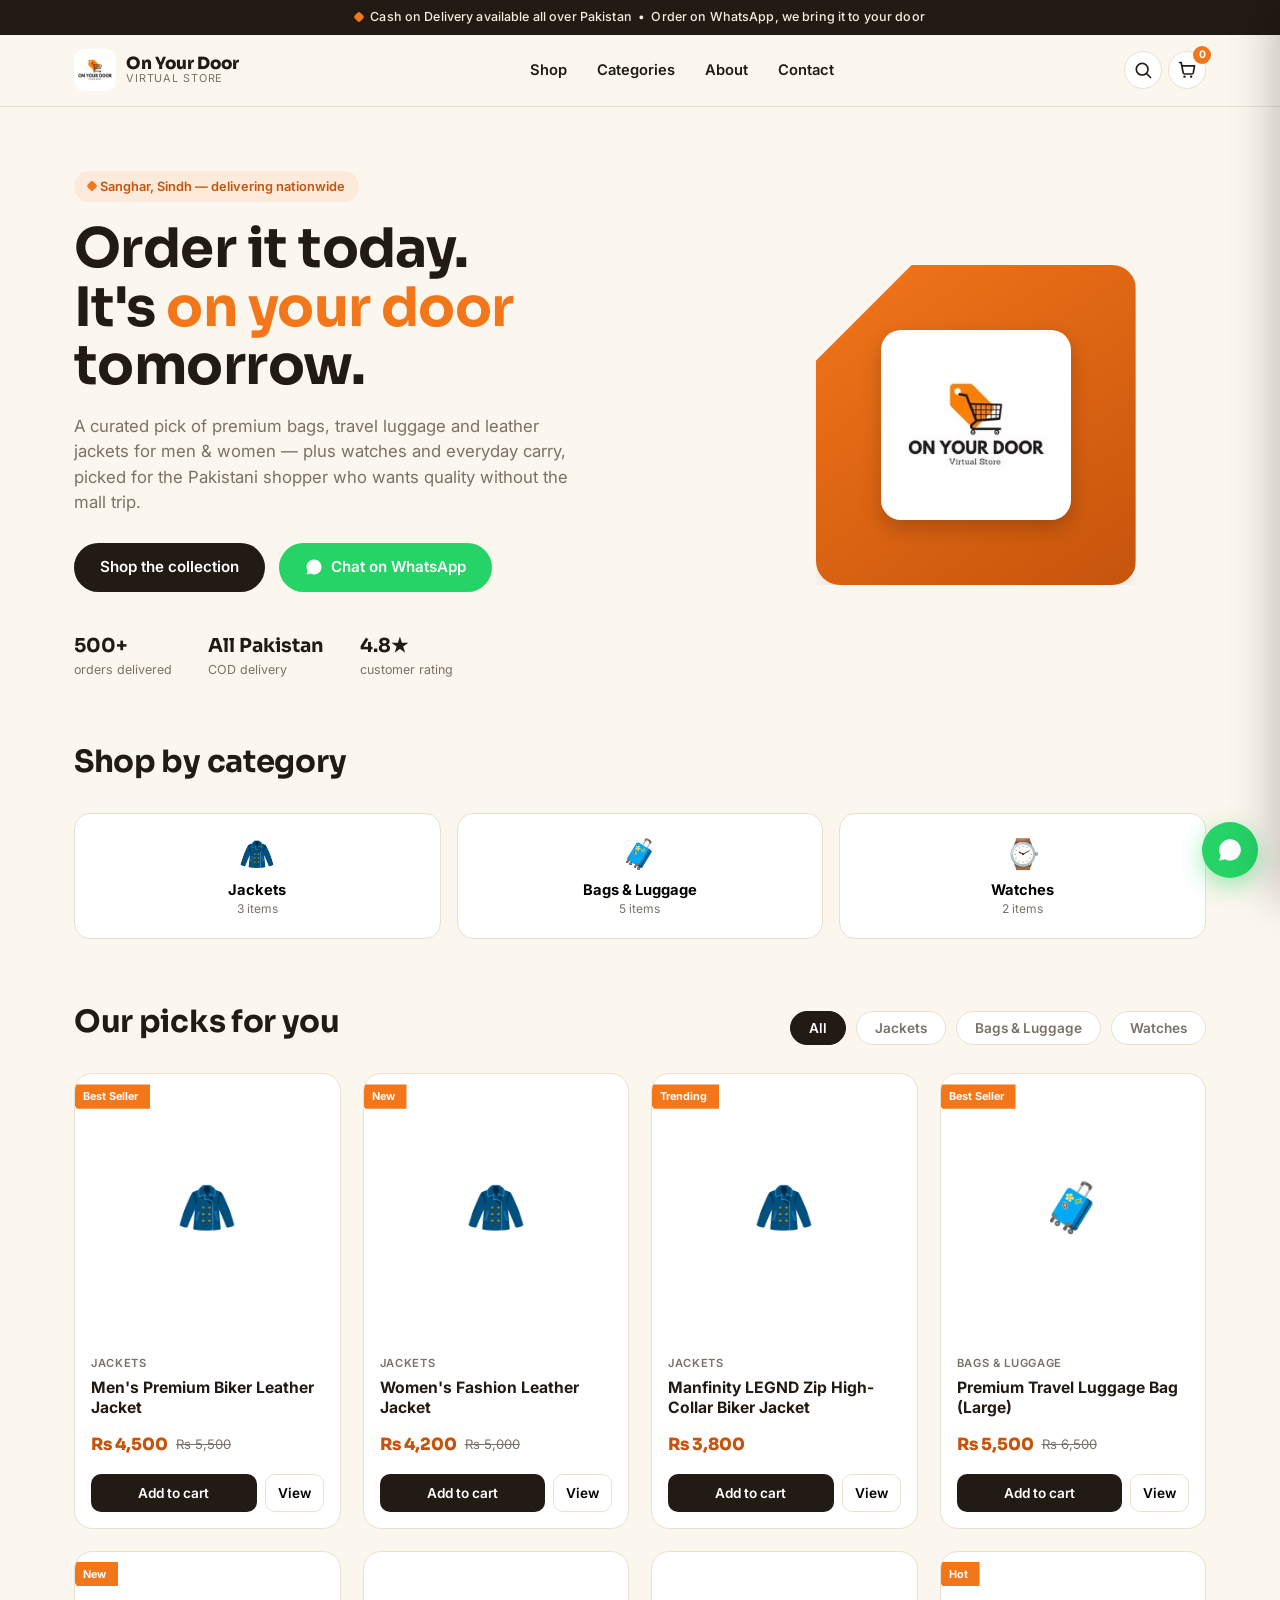
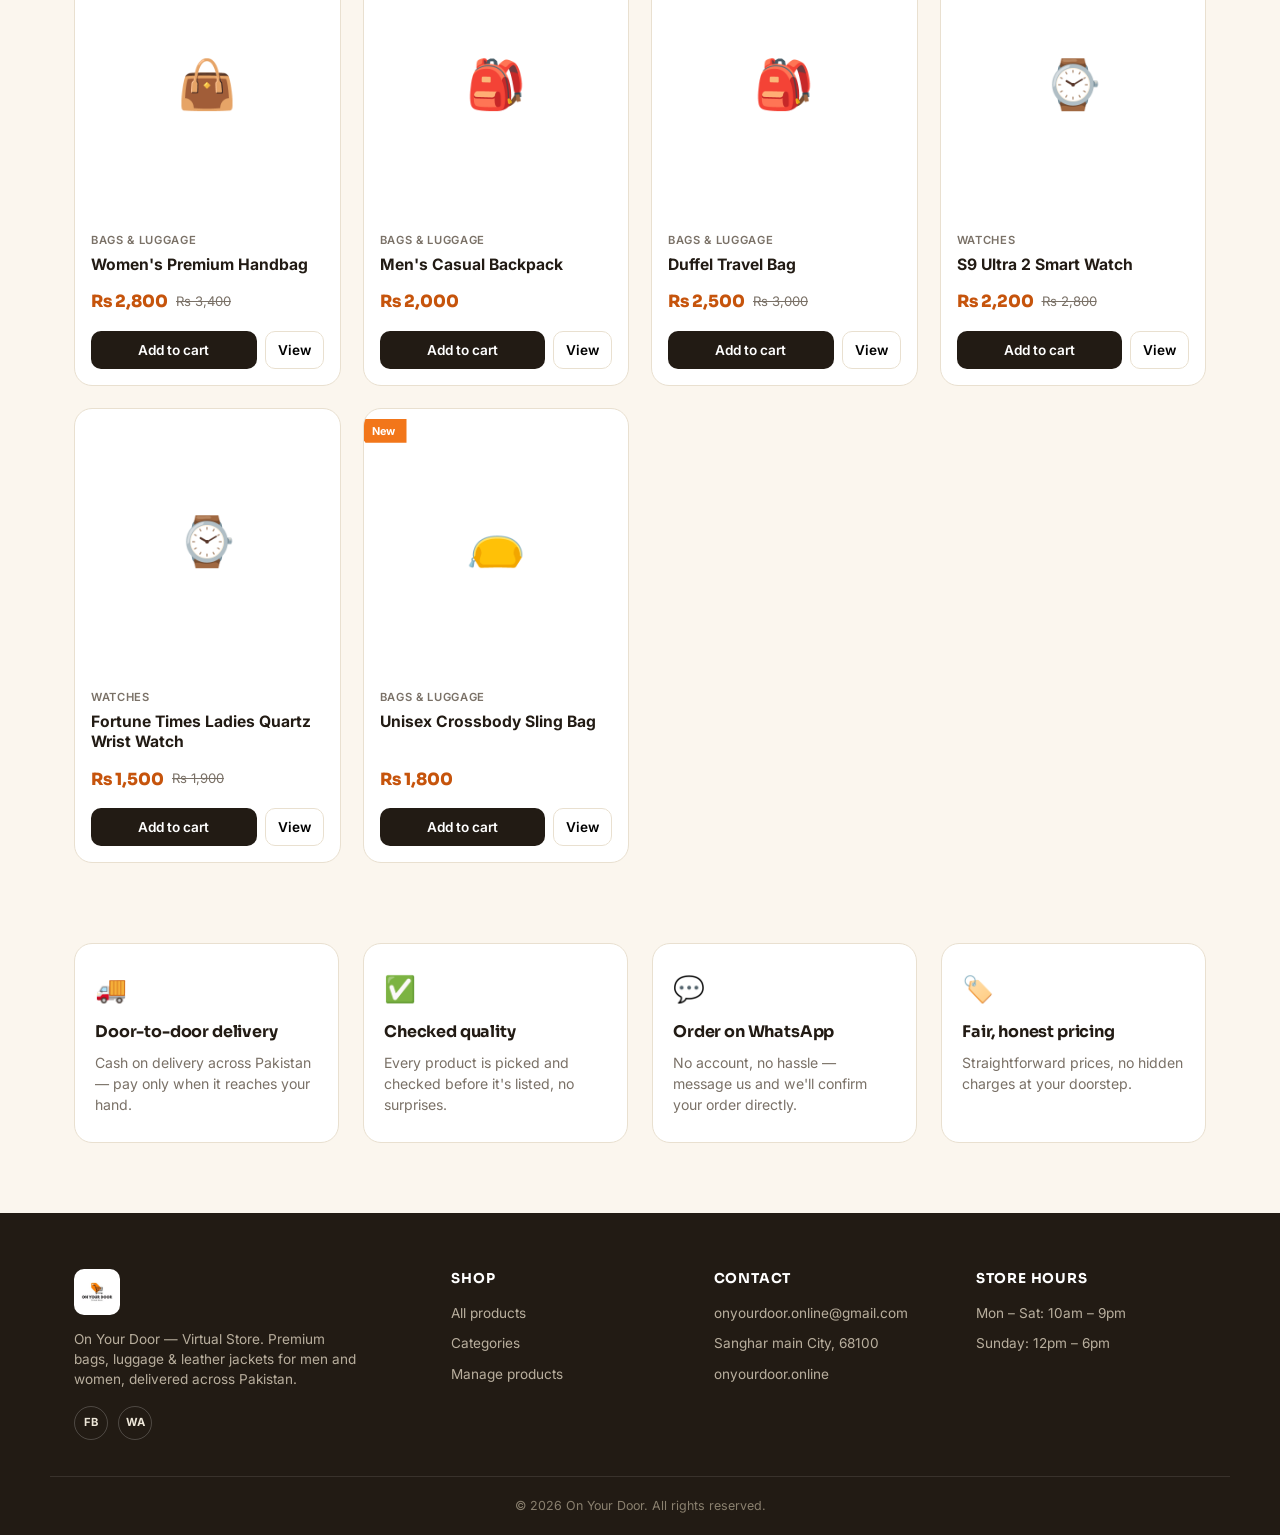
<file: index.html>
<!DOCTYPE html>
<html lang="en">
<head>
<meta charset="UTF-8">
<meta name="viewport" content="width=device-width, initial-scale=1.0">
<title>On Your Door — Virtual Store | Sanghar, Sindh</title>
<meta name="description" content="On Your Door — premium bags, luggage, leather jackets, watches and more. Order online, get it delivered right to your door across Pakistan.">
<link rel="icon" href="images/logo.jpg">
<link rel="preconnect" href="https://fonts.googleapis.com">
<link rel="preconnect" href="https://fonts.gstatic.com" crossorigin>
<link href="https://fonts.googleapis.com/css2?family=Sora:wght@400;600;700;800&family=Inter:wght@400;500;600&display=swap" rel="stylesheet">
<link rel="stylesheet" href="style.css">
</head>
<body>

<!-- ===== Top delivery strip ===== -->
<div class="delivery-strip">
  <span class="tag-dot"></span> Cash on Delivery available all over Pakistan &nbsp;•&nbsp; Order on WhatsApp, we bring it to your door
</div>

<!-- ===== Header ===== -->
<header class="site-header" id="siteHeader">
  <div class="wrap header-inner">
    <a href="#top" class="brand">
      <img src="images/logo.jpg" alt="On Your Door logo" class="brand-logo">
      <div class="brand-text">
        <span class="brand-name">On Your Door</span>
        <span class="brand-tag">Virtual Store</span>
      </div>
    </a>

    <nav class="main-nav" id="mainNav">
      <a href="#shop">Shop</a>
      <a href="#categories">Categories</a>
      <a href="#about">About</a>
      <a href="#contact">Contact</a>
    </nav>

    <div class="header-actions">
      <button class="icon-btn" id="searchToggle" aria-label="Search products">
        <svg viewBox="0 0 24 24" width="20" height="20"><circle cx="11" cy="11" r="7" fill="none" stroke="currentColor" stroke-width="2"/><line x1="21" y1="21" x2="16.65" y2="16.65" stroke="currentColor" stroke-width="2" stroke-linecap="round"/></svg>
      </button>
      <button class="icon-btn cart-btn" id="cartToggle" aria-label="Open cart">
        <svg viewBox="0 0 24 24" width="20" height="20"><path d="M3 3h2l2.4 12.2a2 2 0 0 0 2 1.6h8.2a2 2 0 0 0 2-1.6L21 7H6" fill="none" stroke="currentColor" stroke-width="2" stroke-linecap="round" stroke-linejoin="round"/><circle cx="9" cy="20" r="1.4" fill="currentColor"/><circle cx="17" cy="20" r="1.4" fill="currentColor"/></svg>
        <span class="cart-count" id="cartCount">0</span>
      </button>
      <button class="icon-btn nav-burger" id="navBurger" aria-label="Menu">
        <svg viewBox="0 0 24 24" width="22" height="22"><path d="M3 6h18M3 12h18M3 18h18" stroke="currentColor" stroke-width="2" stroke-linecap="round"/></svg>
      </button>
    </div>
  </div>

  <!-- search bar -->
  <div class="search-bar" id="searchBar">
    <div class="wrap">
      <input type="text" id="searchInput" placeholder="Search bags, jackets, watches…">
    </div>
  </div>
</header>

<!-- ===== Hero ===== -->
<section class="hero" id="top">
  <div class="wrap hero-inner">
    <div class="hero-copy">
      <span class="eyebrow"><span class="tag-dot"></span> Sanghar, Sindh — delivering nationwide</span>
      <h1>Order it today.<br>It's <span class="accent">on your door</span> tomorrow.</h1>
      <p>A curated pick of premium bags, travel luggage and leather jackets for men &amp; women — plus watches and everyday carry, picked for the Pakistani shopper who wants quality without the mall trip.</p>
      <div class="hero-cta">
        <a href="#shop" class="btn btn-primary">Shop the collection</a>
        <a href="https://wa.me/923000000000?text=Assalam-o-Alaikum%2C%20mujhe%20On%20Your%20Door%20ke%20products%20ke%20baare%20mein%20jaan-na%20hai" target="_blank" rel="noopener" class="btn btn-whatsapp">
          <svg viewBox="0 0 24 24" width="18" height="18"><path fill="currentColor" d="M12.04 2c-5.5 0-9.96 4.46-9.96 9.96 0 1.76.46 3.45 1.32 4.95L2 22l5.25-1.38a9.9 9.9 0 0 0 4.79 1.22h.01c5.5 0 9.96-4.46 9.96-9.96S17.54 2 12.04 2z"/></svg>
          Chat on WhatsApp
        </a>
      </div>
      <div class="hero-stats">
        <div><strong>500+</strong><span>orders delivered</span></div>
        <div><strong>All Pakistan</strong><span>COD delivery</span></div>
        <div><strong>4.8★</strong><span>customer rating</span></div>
      </div>
    </div>
    <div class="hero-visual">
      <div class="price-tag-shape">
        <img src="images/logo.jpg" alt="On Your Door" class="hero-logo">
      </div>
    </div>
  </div>
</section>

<!-- ===== Categories ===== -->
<section class="categories" id="categories">
  <div class="wrap">
    <h2 class="section-title">Shop by category</h2>
    <div class="cat-grid" id="catGrid"></div>
  </div>
</section>

<!-- ===== Shop / product grid ===== -->
<section class="shop" id="shop">
  <div class="wrap">
    <div class="shop-head">
      <h2 class="section-title">Our picks for you</h2>
      <div class="filter-row" id="filterRow">
        <button class="filter-chip active" data-filter="all">All</button>
      </div>
    </div>
    <div class="product-grid" id="productGrid"></div>
  </div>
</section>

<!-- ===== Why us ===== -->
<section class="why" id="about">
  <div class="wrap why-grid">
    <div class="why-item">
      <span class="why-icon">🚚</span>
      <h3>Door-to-door delivery</h3>
      <p>Cash on delivery across Pakistan — pay only when it reaches your hand.</p>
    </div>
    <div class="why-item">
      <span class="why-icon">✅</span>
      <h3>Checked quality</h3>
      <p>Every product is picked and checked before it's listed, no surprises.</p>
    </div>
    <div class="why-item">
      <span class="why-icon">💬</span>
      <h3>Order on WhatsApp</h3>
      <p>No account, no hassle — message us and we'll confirm your order directly.</p>
    </div>
    <div class="why-item">
      <span class="why-icon">🏷️</span>
      <h3>Fair, honest pricing</h3>
      <p>Straightforward prices, no hidden charges at your doorstep.</p>
    </div>
  </div>
</section>

<!-- ===== Contact / footer ===== -->
<footer class="site-footer" id="contact">
  <div class="wrap footer-grid">
    <div class="footer-brand">
      <img src="images/logo.jpg" alt="On Your Door" class="footer-logo">
      <p>On Your Door — Virtual Store. Premium bags, luggage &amp; leather jackets for men and women, delivered across Pakistan.</p>
      <div class="footer-socials">
        <a href="https://www.facebook.com/profile.php?id=61566311860928" target="_blank" rel="noopener" aria-label="Facebook">FB</a>
        <a href="https://wa.me/923000000000" target="_blank" rel="noopener" aria-label="WhatsApp">WA</a>
      </div>
    </div>
    <div class="footer-col">
      <h4>Shop</h4>
      <a href="#shop">All products</a>
      <a href="#categories">Categories</a>
      <a href="admin.html">Manage products</a>
    </div>
    <div class="footer-col">
      <h4>Contact</h4>
      <a href="mailto:onyourdoor.online@gmail.com">onyourdoor.online@gmail.com</a>
      <a href="https://www.bing.com/maps/default.aspx?where1=Sanghar%20main%20City%2C%2068100" target="_blank" rel="noopener">Sanghar main City, 68100</a>
      <a href="http://www.onyourdoor.online/" target="_blank" rel="noopener">onyourdoor.online</a>
    </div>
    <div class="footer-col">
      <h4>Store hours</h4>
      <span>Mon – Sat: 10am – 9pm</span>
      <span>Sunday: 12pm – 6pm</span>
    </div>
  </div>
  <div class="footer-bottom">
    <span>© <span id="year"></span> On Your Door. All rights reserved.</span>
  </div>
</footer>

<!-- ===== Cart drawer ===== -->
<div class="overlay" id="overlay"></div>
<aside class="cart-drawer" id="cartDrawer">
  <div class="cart-head">
    <h3>Your cart</h3>
    <button class="icon-btn" id="closeCart" aria-label="Close cart">✕</button>
  </div>
  <div class="cart-items" id="cartItems"></div>
  <div class="cart-foot">
    <div class="cart-total-row">
      <span>Total</span>
      <strong id="cartTotal">Rs 0</strong>
    </div>
    <button class="btn btn-whatsapp full" id="checkoutBtn">
      <svg viewBox="0 0 24 24" width="18" height="18"><path fill="currentColor" d="M12.04 2c-5.5 0-9.96 4.46-9.96 9.96 0 1.76.46 3.45 1.32 4.95L2 22l5.25-1.38a9.9 9.9 0 0 0 4.79 1.22h.01c5.5 0 9.96-4.46 9.96-9.96S17.54 2 12.04 2z"/></svg>
      Order via WhatsApp
    </button>
    <p class="cart-note">Cash on Delivery • We'll confirm your order on WhatsApp before dispatch.</p>
  </div>
</aside>

<!-- Product quick-view modal -->
<div class="overlay" id="modalOverlay"></div>
<div class="product-modal" id="productModal"></div>

<a class="wa-float" href="https://wa.me/923000000000" target="_blank" rel="noopener" aria-label="Chat on WhatsApp">
  <svg viewBox="0 0 24 24" width="26" height="26"><path fill="currentColor" d="M12.04 2c-5.5 0-9.96 4.46-9.96 9.96 0 1.76.46 3.45 1.32 4.95L2 22l5.25-1.38a9.9 9.9 0 0 0 4.79 1.22h.01c5.5 0 9.96-4.46 9.96-9.96S17.54 2 12.04 2z"/></svg>
</a>

<script src="script.js"></script>
</body>
</html>
</file>
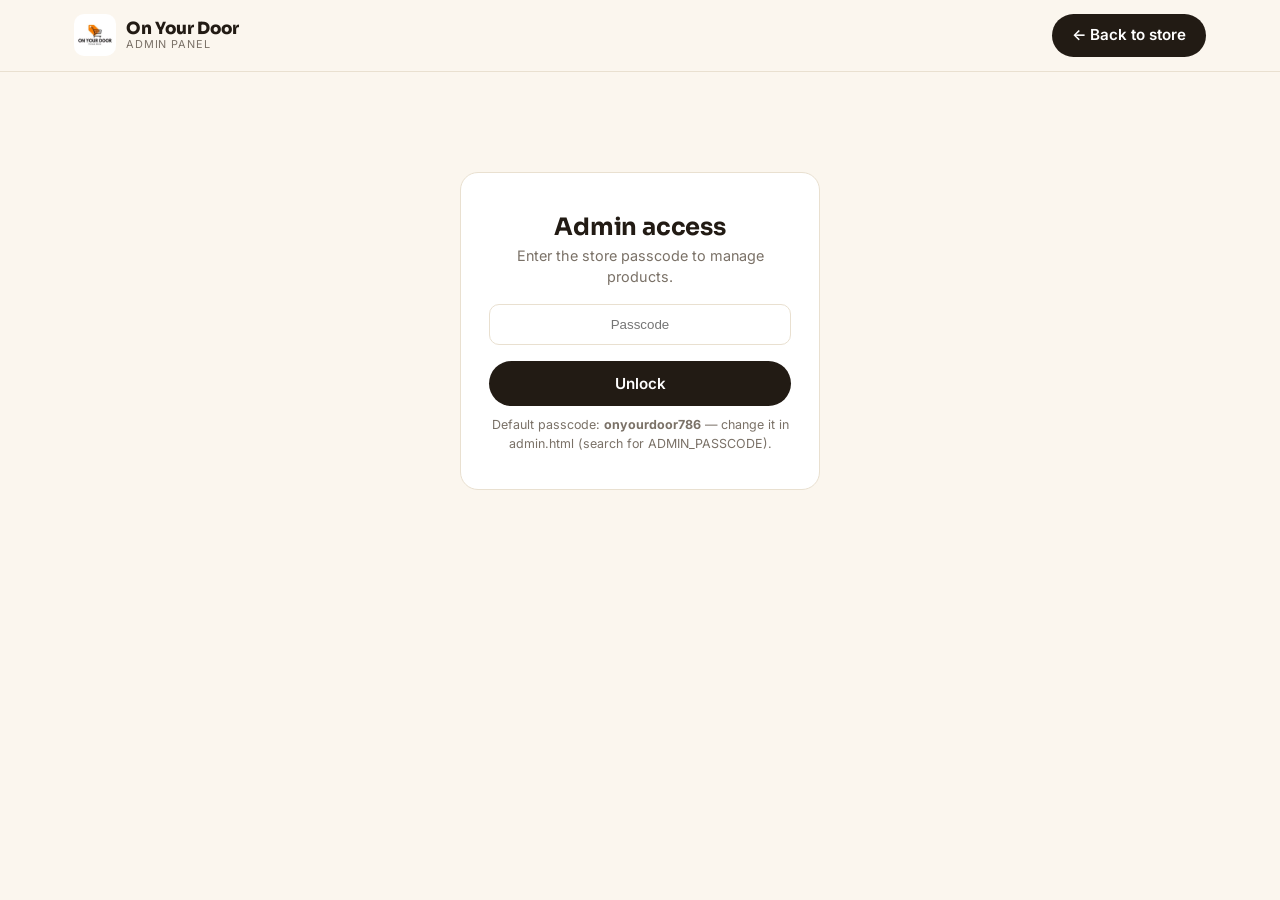
<file: admin.html>
<!DOCTYPE html>
<html lang="en">
<head>
<meta charset="UTF-8">
<meta name="viewport" content="width=device-width, initial-scale=1.0">
<title>Manage Products — On Your Door</title>
<link href="https://fonts.googleapis.com/css2?family=Sora:wght@700;800&family=Inter:wght@400;500;600&display=swap" rel="stylesheet">
<link rel="stylesheet" href="style.css">
<style>
  .admin-wrap{max-width:800px; margin:0 auto; padding:40px 24px 80px;}
  .admin-head{display:flex; align-items:center; justify-content:space-between; margin-bottom:28px;}
  .admin-form{
    background:var(--paper); border:1px solid var(--line); border-radius:18px;
    padding:26px; display:grid; grid-template-columns:1fr 1fr; gap:14px; margin-bottom:36px;
  }
  .admin-form label{font-size:0.8rem; font-weight:600; color:var(--muted); display:block; margin-bottom:5px;}
  .admin-form input, .admin-form select, .admin-form textarea{
    width:100%; padding:10px 12px; border-radius:10px; border:1px solid var(--line);
    font-family:inherit; font-size:0.9rem;
  }
  .admin-form textarea{resize:vertical; min-height:60px;}
  .full-row{grid-column:1/-1;}
  .admin-table{width:100%; border-collapse:collapse; background:var(--paper); border-radius:14px; overflow:hidden;}
  .admin-table th, .admin-table td{text-align:left; padding:12px 14px; border-bottom:1px solid var(--line); font-size:0.85rem;}
  .admin-table th{background:var(--orange-soft); font-weight:700; color:var(--orange-dark);}
  .row-actions button{
    border:none; background:none; font-weight:600; cursor:pointer; font-size:0.8rem; margin-right:10px;
  }
  .row-actions .del{color:#C6540C;}
  .lock-screen{
    max-width:360px; margin:100px auto; text-align:center; background:var(--paper);
    border:1px solid var(--line); border-radius:18px; padding:36px 28px;
  }
  .lock-screen input{width:100%; padding:12px; border-radius:10px; border:1px solid var(--line); margin:16px 0; text-align:center;}
  .note{font-size:0.78rem; color:var(--muted); margin-top:10px;}
</style>
</head>
<body>

<header class="site-header">
  <div class="wrap header-inner">
    <a href="index.html" class="brand">
      <img src="images/logo.jpg" alt="On Your Door logo" class="brand-logo">
      <div class="brand-text">
        <span class="brand-name">On Your Door</span>
        <span class="brand-tag">Admin panel</span>
      </div>
    </a>
    <a href="index.html" class="btn btn-primary" style="padding:10px 20px;">← Back to store</a>
  </div>
</header>

<div id="lockScreen" class="lock-screen">
  <h2>Admin access</h2>
  <p style="color:var(--muted); font-size:0.9rem;">Enter the store passcode to manage products.</p>
  <input type="password" id="passInput" placeholder="Passcode">
  <button class="btn btn-primary" id="unlockBtn" style="width:100%; justify-content:center;">Unlock</button>
  <p class="note">Default passcode: <strong>onyourdoor786</strong> — change it in admin.html (search for ADMIN_PASSCODE).</p>
</div>

<div class="admin-wrap" id="adminPanel" style="display:none;">
  <div class="admin-head">
    <h1 style="font-family:var(--font-display); font-size:1.6rem;">Manage products</h1>
  </div>

  <form class="admin-form" id="productForm">
    <input type="hidden" id="editId">
    <div>
      <label>Product name</label>
      <input type="text" id="fName" required placeholder="e.g. Men's Leather Wallet">
    </div>
    <div>
      <label>Category</label>
      <input type="text" id="fCategory" required placeholder="e.g. Bags & Luggage">
    </div>
    <div>
      <label>Price (Rs)</label>
      <input type="number" id="fPrice" required placeholder="2500">
    </div>
    <div>
      <label>Old price (optional, for discount)</label>
      <input type="number" id="fOldPrice" placeholder="3000">
    </div>
    <div>
      <label>Badge (optional)</label>
      <input type="text" id="fBadge" placeholder="New / Best Seller / Sale">
    </div>
    <div>
      <label>Image URL (optional — leave blank to use an icon)</label>
      <input type="text" id="fImg" placeholder="https://...">
    </div>
    <div class="full-row">
      <label>Description</label>
      <textarea id="fDesc" placeholder="Short product description for customers"></textarea>
    </div>
    <div class="full-row" style="display:flex; gap:10px;">
      <button type="submit" class="btn btn-primary">Save product</button>
      <button type="button" class="btn" id="resetForm" style="background:var(--line);">Clear form</button>
    </div>
  </form>

  <table class="admin-table">
    <thead>
      <tr><th>Name</th><th>Category</th><th>Price</th><th></th></tr>
    </thead>
    <tbody id="productRows"></tbody>
  </table>
</div>

<script>
const ADMIN_PASSCODE = "onyourdoor786"; // change this to something only you know

function loadProducts(){
  const raw = localStorage.getItem("oyd_products");
  return raw ? JSON.parse(raw) : [];
}
function saveProducts(list){
  localStorage.setItem("oyd_products", JSON.stringify(list));
}

let products = loadProducts();

function money(n){ return "Rs " + Number(n).toLocaleString("en-PK"); }

function renderRows(){
  const body = document.getElementById("productRows");
  body.innerHTML = products.map(p => `
    <tr>
      <td>${p.name}</td>
      <td>${p.category}</td>
      <td>${money(p.price)}</td>
      <td class="row-actions">
        <button data-edit="${p.id}">Edit</button>
        <button class="del" data-del="${p.id}">Delete</button>
      </td>
    </tr>
  `).join("");
  body.querySelectorAll("[data-edit]").forEach(b=>b.addEventListener("click",()=>editProduct(b.dataset.edit)));
  body.querySelectorAll("[data-del]").forEach(b=>b.addEventListener("click",()=>deleteProduct(b.dataset.del)));
}

function editProduct(id){
  const p = products.find(x => x.id === id);
  if(!p) return;
  document.getElementById("editId").value = p.id;
  document.getElementById("fName").value = p.name;
  document.getElementById("fCategory").value = p.category;
  document.getElementById("fPrice").value = p.price;
  document.getElementById("fOldPrice").value = p.oldPrice || "";
  document.getElementById("fBadge").value = p.badge || "";
  document.getElementById("fImg").value = p.img || "";
  document.getElementById("fDesc").value = p.desc || "";
  window.scrollTo({top:0, behavior:"smooth"});
}
function deleteProduct(id){
  if(!confirm("Remove this product from the store?")) return;
  products = products.filter(p => p.id !== id);
  saveProducts(products);
  renderRows();
}

document.getElementById("productForm").addEventListener("submit", (e) => {
  e.preventDefault();
  const id = document.getElementById("editId").value || "p" + Date.now();
  const data = {
    id,
    name: document.getElementById("fName").value.trim(),
    category: document.getElementById("fCategory").value.trim(),
    price: Number(document.getElementById("fPrice").value),
    oldPrice: document.getElementById("fOldPrice").value ? Number(document.getElementById("fOldPrice").value) : null,
    badge: document.getElementById("fBadge").value.trim(),
    img: document.getElementById("fImg").value.trim(),
    icon: "🛍️",
    desc: document.getElementById("fDesc").value.trim()
  };
  const idx = products.findIndex(p => p.id === id);
  if(idx > -1) products[idx] = data; else products.push(data);
  saveProducts(products);
  renderRows();
  e.target.reset();
  document.getElementById("editId").value = "";
});

document.getElementById("resetForm").addEventListener("click", () => {
  document.getElementById("productForm").reset();
  document.getElementById("editId").value = "";
});

document.getElementById("unlockBtn").addEventListener("click", unlock);
document.getElementById("passInput").addEventListener("keydown", (e) => { if(e.key === "Enter") unlock(); });
function unlock(){
  if(document.getElementById("passInput").value === ADMIN_PASSCODE){
    document.getElementById("lockScreen").style.display = "none";
    document.getElementById("adminPanel").style.display = "block";
    renderRows();
  }else{
    alert("Galat passcode, dobara koshish karein.");
  }
}
</script>
</body>
</html>
</file>
<file: style.css>
/* ============ Tokens ============ */
:root{
  --cream:#FBF6EE;
  --paper:#FFFFFF;
  --ink:#221B14;
  --muted:#7A7167;
  --line:#E9E0D0;
  --orange:#F2761A;
  --orange-dark:#C6540C;
  --orange-soft:#FCEADA;
  --whatsapp:#25D366;
  --whatsapp-dark:#1EA952;
  --radius-tag: 14px;
  --shadow-soft: 0 10px 30px -14px rgba(34,27,20,0.25);
  --font-display: 'Sora', sans-serif;
  --font-body: 'Inter', sans-serif;
}

*{box-sizing:border-box; margin:0; padding:0;}
html{scroll-behavior:smooth;}
body{
  font-family:var(--font-body);
  background:var(--cream);
  color:var(--ink);
  line-height:1.5;
  -webkit-font-smoothing:antialiased;
}
img{max-width:100%; display:block;}
a{color:inherit; text-decoration:none;}
.wrap{max-width:1180px; margin:0 auto; padding:0 24px;}
h1,h2,h3,h4{font-family:var(--font-display); font-weight:700; letter-spacing:-0.01em;}
button{font-family:inherit; cursor:pointer;}
:focus-visible{outline:3px solid var(--orange); outline-offset:2px;}

@media (prefers-reduced-motion: reduce){
  *{animation-duration:0.001ms !important; transition-duration:0.001ms !important;}
}

/* ============ Small reusable bits ============ */
.tag-dot{
  display:inline-block; width:8px; height:8px; border-radius:2px;
  background:var(--orange); transform:rotate(45deg); margin-right:4px;
}
.btn{
  display:inline-flex; align-items:center; gap:8px;
  padding:13px 26px; border-radius:999px; border:none;
  font-weight:600; font-size:0.95rem; transition:transform .15s ease, box-shadow .15s ease;
}
.btn:hover{transform:translateY(-2px);}
.btn-primary{background:var(--ink); color:#fff;}
.btn-primary:hover{box-shadow:var(--shadow-soft);}
.btn-whatsapp{background:var(--whatsapp); color:#fff;}
.btn-whatsapp:hover{background:var(--whatsapp-dark);}
.btn-whatsapp.full{width:100%; justify-content:center; padding:14px;}
.section-title{
  font-size:clamp(1.5rem, 2.4vw, 2.1rem);
  margin-bottom:28px;
}

/* ============ Top strip ============ */
.delivery-strip{
  background:var(--ink); color:#F4EEE2;
  text-align:center; font-size:0.78rem; font-weight:500;
  padding:8px 16px; letter-spacing:0.01em;
}

/* ============ Header ============ */
.site-header{
  position:sticky; top:0; z-index:50;
  background:rgba(251,246,238,0.92); backdrop-filter:blur(10px);
  border-bottom:1px solid var(--line);
}
.header-inner{
  display:flex; align-items:center; justify-content:space-between;
  padding:14px 24px;
}
.brand{display:flex; align-items:center; gap:10px;}
.brand-logo{width:42px; height:42px; border-radius:10px; object-fit:cover;}
.brand-text{display:flex; flex-direction:column; line-height:1.1;}
.brand-name{font-family:var(--font-display); font-weight:800; font-size:1.05rem;}
.brand-tag{font-size:0.68rem; color:var(--muted); letter-spacing:0.08em; text-transform:uppercase;}

.main-nav{display:flex; gap:30px;}
.main-nav a{font-weight:600; font-size:0.92rem; color:var(--ink); position:relative; padding:4px 0;}
.main-nav a::after{
  content:""; position:absolute; left:0; bottom:-2px; height:2px; width:0;
  background:var(--orange); transition:width .2s ease;
}
.main-nav a:hover::after{width:100%;}

.header-actions{display:flex; align-items:center; gap:6px;}
.icon-btn{
  position:relative; width:38px; height:38px; border-radius:50%;
  border:1px solid var(--line); background:var(--paper); color:var(--ink);
  display:flex; align-items:center; justify-content:center;
  transition:background .15s ease;
}
.icon-btn:hover{background:var(--orange-soft);}
.cart-count{
  position:absolute; top:-6px; right:-6px; background:var(--orange); color:#fff;
  font-size:0.65rem; font-weight:700; min-width:18px; height:18px; border-radius:9px;
  display:flex; align-items:center; justify-content:center; padding:0 4px;
}
.nav-burger{display:none;}

.search-bar{
  max-height:0; overflow:hidden; transition:max-height .25s ease;
  border-bottom:1px solid transparent;
}
.search-bar.open{max-height:70px; border-color:var(--line);}
.search-bar .wrap{padding:12px 24px;}
.search-bar input{
  width:100%; padding:10px 16px; border-radius:999px; border:1px solid var(--line);
  font-family:inherit; font-size:0.95rem; background:var(--paper);
}

/* ============ Hero ============ */
.hero{padding:64px 0 40px;}
.hero-inner{
  display:grid; grid-template-columns:1.15fr 0.85fr; gap:48px; align-items:center;
}
.eyebrow{
  display:inline-flex; align-items:center; font-size:0.8rem; font-weight:600;
  color:var(--orange-dark); background:var(--orange-soft); padding:6px 14px;
  border-radius:999px; margin-bottom:18px;
}
.hero h1{font-size:clamp(2.2rem, 4.4vw, 3.4rem); line-height:1.08; margin-bottom:18px;}
.hero .accent{color:var(--orange);}
.hero-copy p{color:var(--muted); font-size:1.05rem; max-width:46ch; margin-bottom:28px;}
.hero-cta{display:flex; gap:14px; flex-wrap:wrap; margin-bottom:40px;}
.hero-stats{display:flex; gap:36px;}
.hero-stats div{display:flex; flex-direction:column;}
.hero-stats strong{font-family:var(--font-display); font-size:1.2rem;}
.hero-stats span{font-size:0.78rem; color:var(--muted);}

.hero-visual{display:flex; justify-content:center;}
.price-tag-shape{
  position:relative; width:320px; height:320px;
  background:linear-gradient(145deg, var(--orange), var(--orange-dark));
  clip-path: polygon(30% 0%, 100% 0%, 100% 100%, 0% 100%, 0% 30%);
  border-radius:24px;
  display:flex; align-items:center; justify-content:center;
  box-shadow:var(--shadow-soft);
}
.price-tag-shape::before{
  content:""; position:absolute; top:22px; left:22px; width:20px; height:20px;
  border-radius:50%; background:var(--cream);
}
.hero-logo{
  width:190px; height:190px; border-radius:20px; object-fit:cover;
  background:#fff; padding:10px; box-shadow:0 8px 20px rgba(0,0,0,0.2);
}

/* ============ Categories ============ */
.categories{padding:20px 0 50px;}
.cat-grid{
  display:grid; grid-template-columns:repeat(auto-fit, minmax(150px,1fr)); gap:16px;
}
.cat-card{
  background:var(--paper); border:1px solid var(--line); border-radius:16px;
  padding:22px 16px; text-align:center; transition:transform .15s ease, border-color .15s ease;
}
.cat-card:hover{transform:translateY(-4px); border-color:var(--orange);}
.cat-card .cat-icon{font-size:1.8rem; margin-bottom:10px; display:block;}
.cat-card .cat-name{font-weight:700; font-size:0.92rem;}
.cat-card .cat-count{display:block; font-size:0.75rem; color:var(--muted); margin-top:2px;}

/* ============ Shop ============ */
.shop{padding:10px 0 60px;}
.shop-head{
  display:flex; align-items:flex-end; justify-content:space-between; flex-wrap:wrap; gap:16px;
}
.filter-row{display:flex; gap:10px; flex-wrap:wrap; margin-bottom:28px;}
.filter-chip{
  padding:8px 18px; border-radius:999px; border:1px solid var(--line);
  background:var(--paper); font-size:0.85rem; font-weight:600; color:var(--muted);
  transition:all .15s ease;
}
.filter-chip.active, .filter-chip:hover{background:var(--ink); color:#fff; border-color:var(--ink);}

.product-grid{
  display:grid; grid-template-columns:repeat(auto-fill, minmax(230px,1fr)); gap:22px;
}
.product-card{
  background:var(--paper); border:1px solid var(--line); border-radius:18px;
  overflow:hidden; display:flex; flex-direction:column;
  transition:box-shadow .2s ease, transform .2s ease;
}
.product-card:hover{box-shadow:var(--shadow-soft); transform:translateY(-4px);}
.product-thumb{
  aspect-ratio:1/1; display:flex; align-items:center; justify-content:center;
  font-size:3rem; position:relative; overflow:hidden;
}
.product-thumb img{width:100%; height:100%; object-fit:cover;}
.product-badge{
  position:absolute; top:10px; left:-6px; background:var(--orange); color:#fff;
  font-size:0.68rem; font-weight:700; padding:4px 12px 4px 14px;
  clip-path: polygon(0 0, 100% 0, 100% 100%, 8px 100%, 0 50%);
}
.product-info{padding:16px; display:flex; flex-direction:column; gap:6px; flex:1;}
.product-cat{font-size:0.7rem; text-transform:uppercase; letter-spacing:0.06em; color:var(--muted); font-weight:600;}
.product-name{font-weight:700; font-size:0.98rem; line-height:1.3;}
.product-price-row{display:flex; align-items:center; gap:8px; margin-top:auto; padding-top:8px;}
.price-now{font-family:var(--font-display); font-weight:800; color:var(--orange-dark); font-size:1.05rem;}
.price-old{font-size:0.82rem; color:var(--muted); text-decoration:line-through;}
.product-actions{display:flex; gap:8px; padding:0 16px 16px;}
.add-btn{
  flex:1; background:var(--ink); color:#fff; border:none; border-radius:10px;
  padding:10px; font-weight:600; font-size:0.85rem; transition:background .15s ease;
}
.add-btn:hover{background:var(--orange-dark);}
.view-btn{
  border:1px solid var(--line); background:var(--paper); border-radius:10px;
  padding:10px 12px; font-size:0.85rem; font-weight:600;
}
.view-btn:hover{border-color:var(--orange); color:var(--orange-dark);}

.empty-state{
  text-align:center; padding:60px 20px; color:var(--muted); grid-column:1/-1;
}

/* ============ Why us ============ */
.why{padding:20px 0 70px;}
.why-grid{
  display:grid; grid-template-columns:repeat(auto-fit,minmax(210px,1fr)); gap:24px;
}
.why-item{
  background:var(--paper); border:1px solid var(--line); border-radius:18px; padding:26px 20px;
}
.why-icon{font-size:1.6rem; display:block; margin-bottom:12px;}
.why-item h3{font-size:1rem; margin-bottom:8px;}
.why-item p{font-size:0.88rem; color:var(--muted);}

/* ============ Footer ============ */
.site-footer{background:var(--ink); color:#EDE6D8; padding:56px 0 0;}
.footer-grid{
  display:grid; grid-template-columns:1.5fr 1fr 1fr 1fr; gap:32px; padding-bottom:36px;
  border-bottom:1px solid rgba(255,255,255,0.1);
}
.footer-logo{width:46px; height:46px; border-radius:10px; margin-bottom:14px; background:#fff; padding:4px;}
.footer-brand p{font-size:0.85rem; color:#B9AF9E; max-width:32ch; margin-bottom:16px;}
.footer-socials{display:flex; gap:10px;}
.footer-socials a{
  width:34px; height:34px; border-radius:50%; border:1px solid rgba(255,255,255,0.2);
  display:flex; align-items:center; justify-content:center; font-size:0.7rem; font-weight:700;
}
.footer-socials a:hover{background:var(--orange); border-color:var(--orange);}
.footer-col{display:flex; flex-direction:column; gap:10px;}
.footer-col h4{font-size:0.85rem; text-transform:uppercase; letter-spacing:0.06em; margin-bottom:4px; color:#fff;}
.footer-col a, .footer-col span{font-size:0.85rem; color:#B9AF9E;}
.footer-col a:hover{color:var(--orange);}
.footer-bottom{
  text-align:center; padding:20px 0; font-size:0.78rem; color:#8A806F;
}

/* ============ Cart drawer ============ */
.overlay{
  position:fixed; inset:0; background:rgba(20,16,10,0.5); z-index:90;
  opacity:0; pointer-events:none; transition:opacity .2s ease;
}
.overlay.show{opacity:1; pointer-events:auto;}
.cart-drawer{
  position:fixed; top:0; right:0; height:100%; width:min(400px, 92vw);
  background:var(--paper); z-index:100; transform:translateX(100%);
  transition:transform .28s ease; display:flex; flex-direction:column;
  box-shadow:-10px 0 40px rgba(0,0,0,0.2);
}
.cart-drawer.open{transform:translateX(0);}
.cart-head{
  display:flex; justify-content:space-between; align-items:center;
  padding:20px 22px; border-bottom:1px solid var(--line);
}
.cart-items{flex:1; overflow-y:auto; padding:14px 22px;}
.cart-item{
  display:grid; grid-template-columns:60px 1fr auto; gap:12px; align-items:center;
  padding:14px 0; border-bottom:1px solid var(--line);
}
.cart-item img{width:60px; height:60px; object-fit:cover; border-radius:10px; background:var(--cream);}
.cart-item-name{font-weight:600; font-size:0.88rem; margin-bottom:4px;}
.cart-item-price{font-size:0.82rem; color:var(--muted);}
.qty-row{display:flex; align-items:center; gap:8px; margin-top:6px;}
.qty-btn{
  width:24px; height:24px; border-radius:6px; border:1px solid var(--line); background:var(--paper);
  font-weight:700; line-height:1;
}
.remove-btn{font-size:0.75rem; color:var(--orange-dark); font-weight:600; margin-top:6px;}
.cart-foot{padding:18px 22px 24px; border-top:1px solid var(--line);}
.cart-total-row{display:flex; justify-content:space-between; margin-bottom:14px; font-size:1.05rem;}
.cart-note{font-size:0.75rem; color:var(--muted); text-align:center; margin-top:10px;}
.empty-cart{text-align:center; color:var(--muted); padding:40px 0; font-size:0.9rem;}

/* ============ Product modal ============ */
.product-modal{
  position:fixed; top:50%; left:50%; transform:translate(-50%,-45%) scale(0.96);
  width:min(560px, 92vw); max-height:85vh; overflow-y:auto;
  background:var(--paper); border-radius:20px; z-index:110;
  opacity:0; pointer-events:none; transition:opacity .2s ease, transform .2s ease;
  box-shadow:var(--shadow-soft);
}
.product-modal.open{opacity:1; pointer-events:auto; transform:translate(-50%,-50%) scale(1);}
.modal-close{
  position:absolute; top:14px; right:14px; width:32px; height:32px; border-radius:50%;
  border:1px solid var(--line); background:#fff; font-weight:700;
}
.modal-img{width:100%; aspect-ratio:16/10; object-fit:cover;}
.modal-body{padding:24px;}
.modal-body .product-cat{margin-bottom:6px;}
.modal-body h3{font-size:1.3rem; margin-bottom:10px;}
.modal-body p{color:var(--muted); font-size:0.92rem; margin-bottom:16px;}
.modal-price{display:flex; align-items:baseline; gap:10px; margin-bottom:20px;}
.modal-price .price-now{font-size:1.5rem;}
.modal-actions{display:flex; gap:10px;}

/* ============ WhatsApp float ============ */
.wa-float{
  position:fixed; bottom:22px; right:22px; width:56px; height:56px; border-radius:50%;
  background:var(--whatsapp); color:#fff; display:flex; align-items:center; justify-content:center;
  box-shadow:0 8px 24px rgba(37,211,102,0.45); z-index:60; transition:transform .15s ease;
}
.wa-float:hover{transform:scale(1.08);}

/* ============ Responsive ============ */
@media (max-width: 900px){
  .hero-inner{grid-template-columns:1fr; text-align:center;}
  .hero-copy p{margin-left:auto; margin-right:auto;}
  .hero-cta, .hero-stats{justify-content:center;}
  .hero-visual{order:-1;}
  .price-tag-shape{width:240px; height:240px;}
  .hero-logo{width:140px; height:140px;}
  .footer-grid{grid-template-columns:1fr 1fr;}
}
@media (max-width: 700px){
  .main-nav{
    position:fixed; top:0; right:0; height:100%; width:min(280px,80vw);
    background:var(--paper); flex-direction:column; padding:90px 28px;
    transform:translateX(100%); transition:transform .25s ease; z-index:95;
    box-shadow:-10px 0 30px rgba(0,0,0,0.15);
  }
  .main-nav.open{transform:translateX(0);}
  .nav-burger{display:flex;}
  .footer-grid{grid-template-columns:1fr;}
}
</file>
